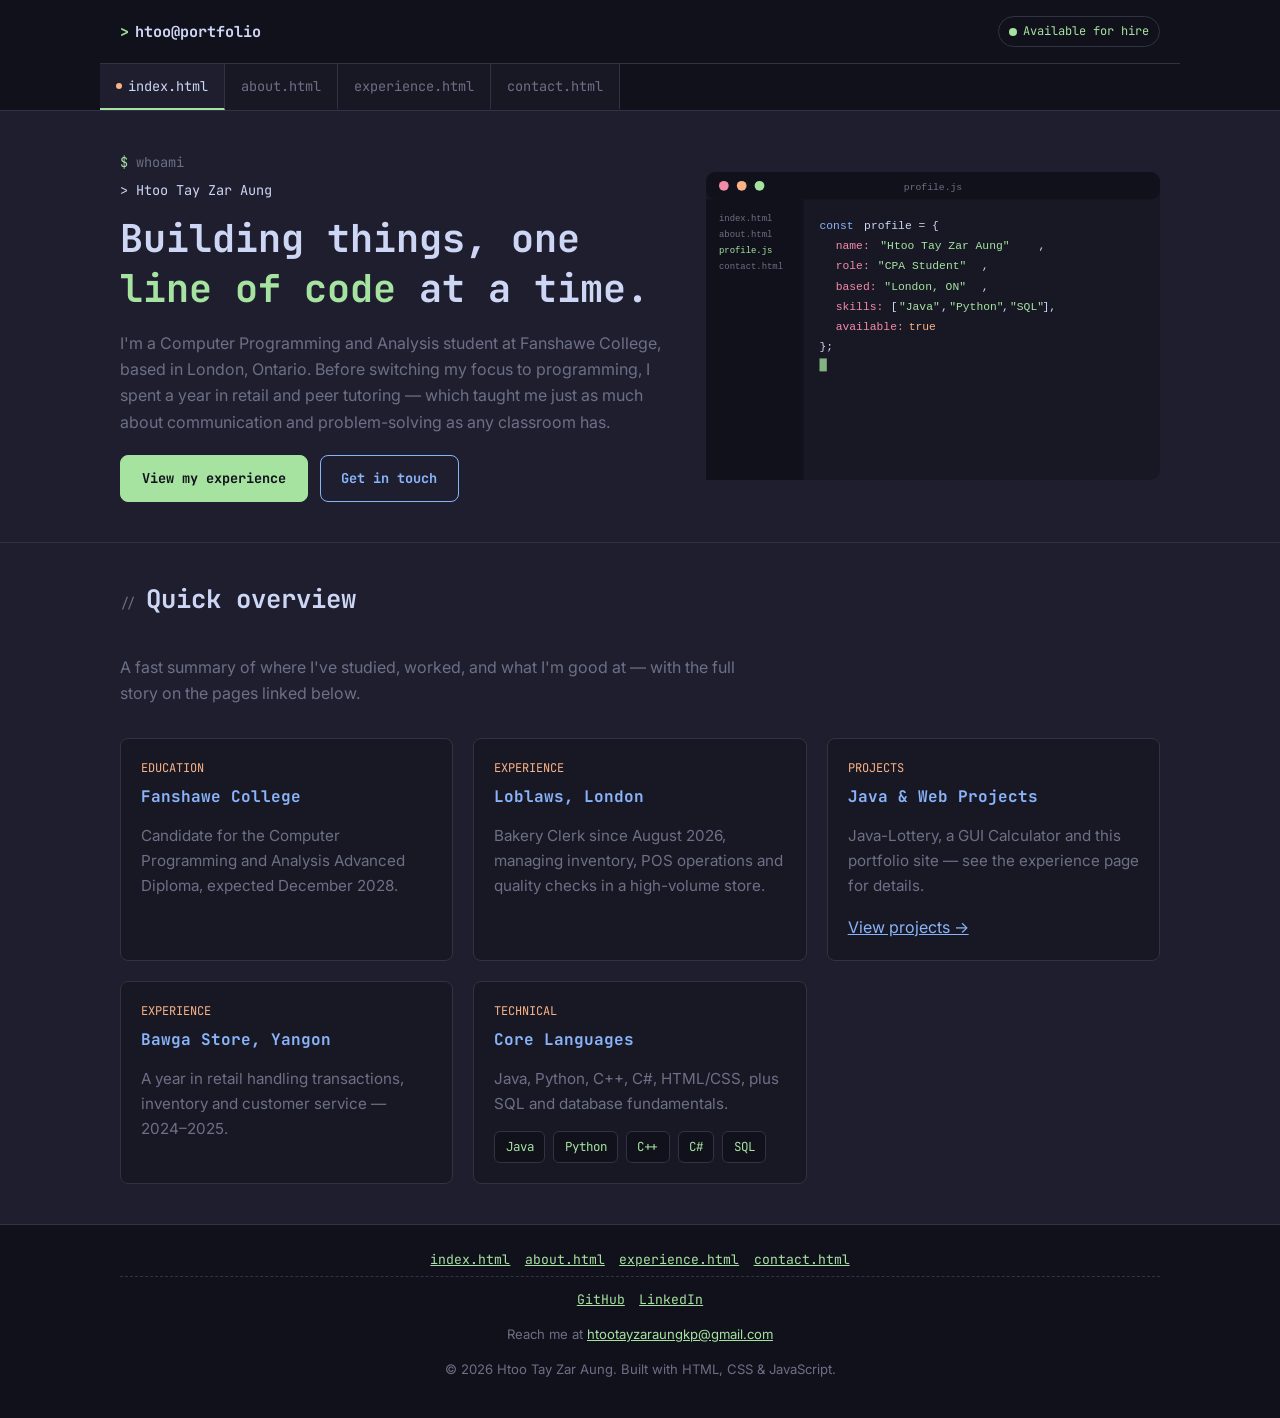
<file: index.html>
<!DOCTYPE html>
<html lang="en">
<head>
  <meta charset="UTF-8">
  <meta name="viewport" content="width=device-width, initial-scale=1.0">
  <title>Htoo Tay Zar Aung | Portfolio</title>
  <meta name="description" content="Portfolio of Htoo Tay Zar Aung, Computer Programming and Analysis student at Fanshawe College.">
  <link rel="stylesheet" href="css/styles.css">
  <link rel="preconnect" href="https://fonts.googleapis.com">
  <link href="https://fonts.googleapis.com/css2?family=JetBrains+Mono:wght@400;700&family=Inter:wght@400;500;600&display=swap" rel="stylesheet">
  <script defer src="https://cloud.umami.is/script.js" data-website-id="542bc57d-7754-45d8-badf-55ab354bcbd3"></script>
</head>
<body>
  <a class="skip-link" href="#main">Skip to main content</a>

  <header class="site-header">
    <div class="container brand-row">
      <a class="logo" href="index.html">
        <span class="prompt">&gt;</span><span class="name">htoo@portfolio</span>
      </a>
      <span class="availability-pill"><span class="dot"></span>Available for hire</span>
    </div>
    <nav class="main-nav" aria-label="Primary">
      <div class="container" style="padding-inline:0;">
        <ul>
          <li><a href="index.html" aria-current="page"><span class="tab-dot" aria-hidden="true"></span>index.html</a></li>
          <li><a href="about.html">about.html</a></li>
          <li><a href="experience.html">experience.html</a></li>
          <li><a href="contact.html">contact.html</a></li>
        </ul>
      </div>
    </nav>
  </header>

  <main id="main">
    <section class="hero">
      <div class="container">
        <div class="hero-copy">
          <p class="terminal-line"><span class="prompt">$</span>whoami</p>
          <p class="terminal-line"><span class="output">&gt; Htoo Tay Zar Aung</span></p>
          <h1>Building things, one <span class="accent">line of code</span> at a time.</h1>
          <p>I'm a Computer Programming and Analysis student at Fanshawe College, based in London, Ontario. Before switching my focus to programming, I spent a year in retail and peer tutoring — which taught me just as much about communication and problem-solving as any classroom has.</p>
          <div class="button-row">
            <a class="button" href="experience.html">View my experience</a>
            <a class="button secondary" href="contact.html">Get in touch</a>
          </div>
        </div>
        <img src="images/hero-editor.svg" alt="Illustration of a code editor window showing a JavaScript profile object with the author's name, role, location and skills" width="560" height="380">
      </div>
    </section>

    <section class="section">
      <div class="container">
        <div class="section-heading">
          <span class="comment">//</span>
          <h2>Quick overview</h2>
        </div>
        <p class="lede">A fast summary of where I've studied, worked, and what I'm good at — with the full story on the pages linked below.</p>

        <div class="card-grid">
          <article class="card">
            <span class="meta">EDUCATION</span>
            <h3>Fanshawe College</h3>
            <p>Candidate for the Computer Programming and Analysis Advanced Diploma, expected December 2028.</p>
          </article>

          <article class="card">
            <span class="meta">EXPERIENCE</span>
            <h3>Loblaws, London</h3>
            <p>Bakery Clerk since August 2026, managing inventory, POS operations and quality checks in a high-volume store.</p>
          </article>

          <article class="card">
            <span class="meta">PROJECTS</span>
            <h3>Java &amp; Web Projects</h3>
            <p>Java-Lottery, a GUI Calculator and this portfolio site — see the experience page for details.</p>
            <a href="experience.html">View projects →</a>
          </article>

          <article class="card">
            <span class="meta">EXPERIENCE</span>
            <h3>Bawga Store, Yangon</h3>
            <p>A year in retail handling transactions, inventory and customer service — 2024–2025.</p>
          </article>

          <article class="card">
            <span class="meta">TECHNICAL</span>
            <h3>Core Languages</h3>
            <p>Java, Python, C++, C#, HTML/CSS, plus SQL and database fundamentals.</p>
            <div class="badge-row">
              <span class="badge">Java</span>
              <span class="badge">Python</span>
              <span class="badge">C++</span>
              <span class="badge">C#</span>
              <span class="badge">SQL</span>
            </div>
          </article>
        </div>
      </div>
    </section>
  </main>

  <footer class="site-footer">
    <div class="container">
      <ul class="footer-nav">
        <li><a href="index.html">index.html</a></li>
        <li><a href="about.html">about.html</a></li>
        <li><a href="experience.html">experience.html</a></li>
        <li><a href="contact.html">contact.html</a></li>
      </ul>
      <ul class="footer-nav">
        <li><a href="https://github.com/Jamedod" target="_blank" rel="noopener noreferrer">GitHub</a></li>
        <li><a href="https://www.linkedin.com/in/jame-dod-7391b43a3/" target="_blank" rel="noopener noreferrer">LinkedIn</a></li>
      </ul>
      <p>Reach me at <a href="mailto:htootayzaraungkp@gmail.com">htootayzaraungkp@gmail.com</a></p>
      <p>&copy; 2026 Htoo Tay Zar Aung. Built with HTML, CSS &amp; JavaScript.</p>
    </div>
  </footer>
</body>
</html>
</file>
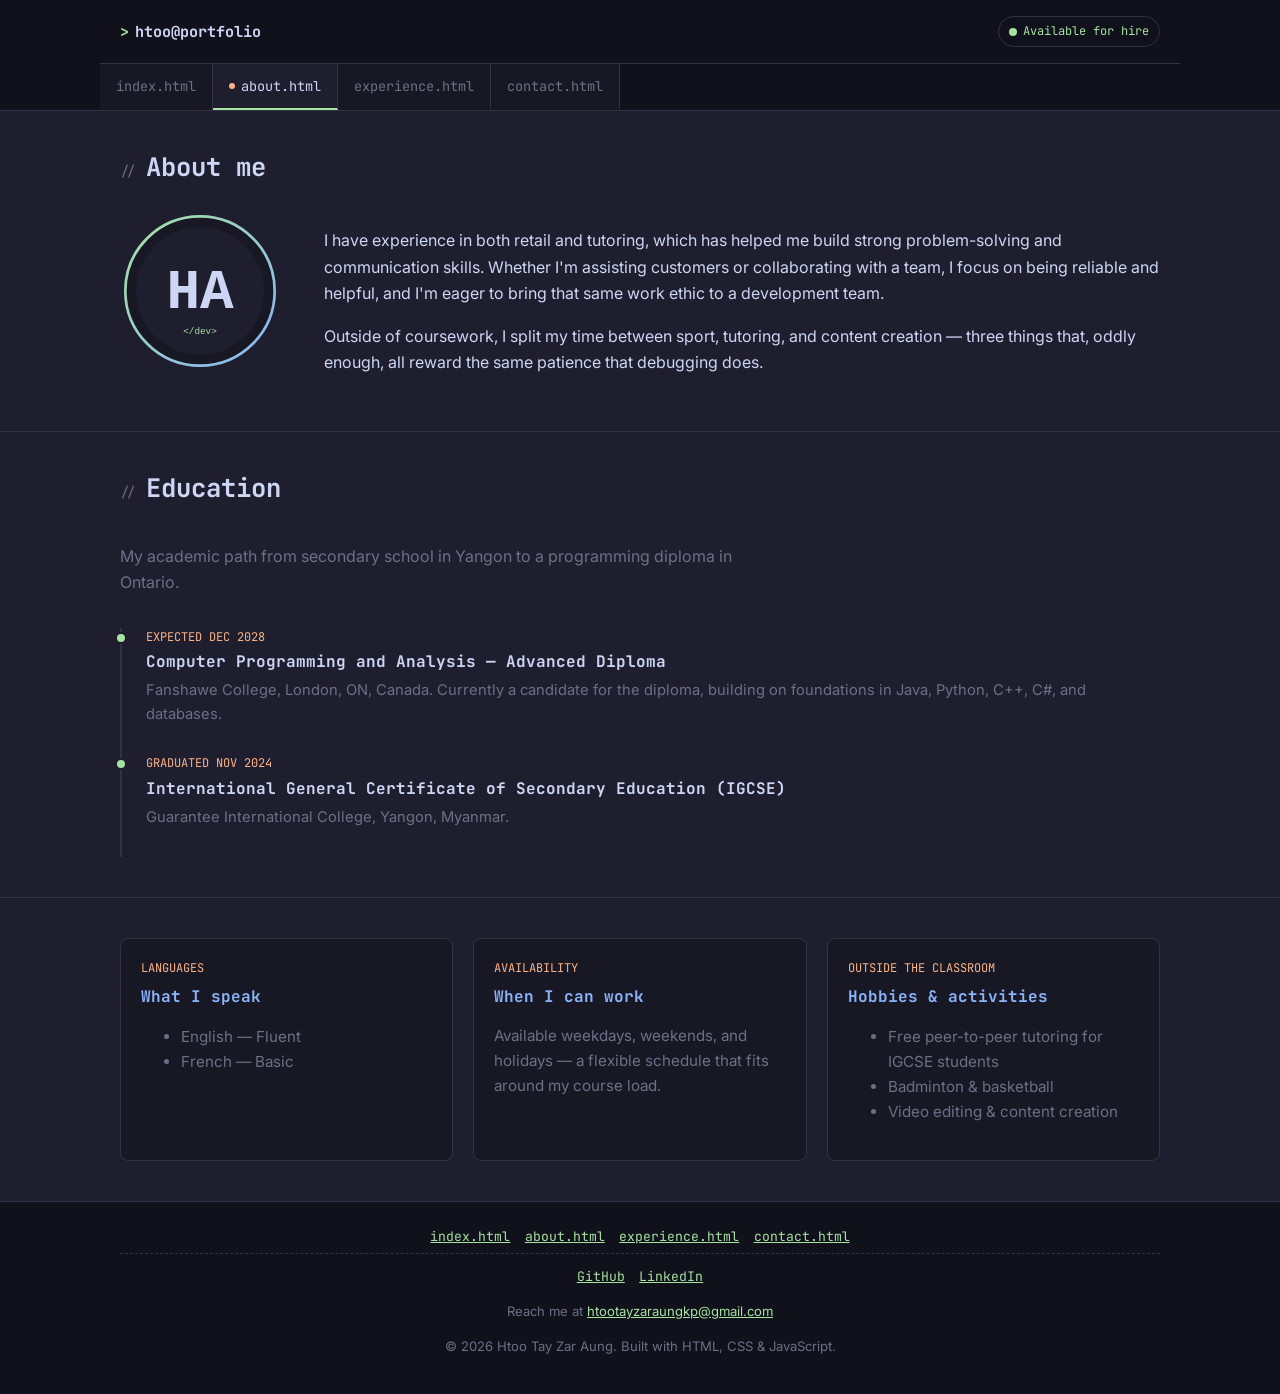
<file: about.html>
<!DOCTYPE html>
<html lang="en">
<head>
  <meta charset="UTF-8">
  <meta name="viewport" content="width=device-width, initial-scale=1.0">
  <title>About | Htoo Tay Zar Aung</title>
  <meta name="description" content="About Htoo Tay Zar Aung — education, languages, and hobbies.">
  <link rel="stylesheet" href="css/styles.css">
  <link rel="preconnect" href="https://fonts.googleapis.com">
  <link href="https://fonts.googleapis.com/css2?family=JetBrains+Mono:wght@400;700&family=Inter:wght@400;500;600&display=swap" rel="stylesheet">
  <script defer src="https://cloud.umami.is/script.js" data-website-id="542bc57d-7754-45d8-badf-55ab354bcbd3"></script>
</head>
<body>
  <a class="skip-link" href="#main">Skip to main content</a>

  <header class="site-header">
    <div class="container brand-row">
      <a class="logo" href="index.html">
        <span class="prompt">&gt;</span><span class="name">htoo@portfolio</span>
      </a>
      <span class="availability-pill"><span class="dot"></span>Available for hire</span>
    </div>
    <nav class="main-nav" aria-label="Primary">
      <div class="container" style="padding-inline:0;">
        <ul>
          <li><a href="index.html">index.html</a></li>
          <li><a href="about.html" aria-current="page"><span class="tab-dot" aria-hidden="true"></span>about.html</a></li>
          <li><a href="experience.html">experience.html</a></li>
          <li><a href="contact.html">contact.html</a></li>
        </ul>
      </div>
    </nav>
  </header>

  <main id="main">
    <section class="section" style="border-top:none;">
      <div class="container">
        <div class="section-heading">
          <span class="comment">//</span>
          <h2>About me</h2>
        </div>

        <div class="profile-row">
          <div class="avatar-wrap">
            <img src="images/avatar.svg" alt="Monogram avatar with the initials H and A" width="160" height="160">
          </div>
          <div>
            <p>I have experience in both retail and tutoring, which has helped me build strong problem-solving and communication skills. Whether I'm assisting customers or collaborating with a team, I focus on being reliable and helpful, and I'm eager to bring that same work ethic to a development team.</p>
            <p>Outside of coursework, I split my time between sport, tutoring, and content creation — three things that, oddly enough, all reward the same patience that debugging does.</p>
          </div>
        </div>
      </div>
    </section>

    <section class="section">
      <div class="container">
        <div class="section-heading">
          <span class="comment">//</span>
          <h2>Education</h2>
        </div>
        <p class="lede">My academic path from secondary school in Yangon to a programming diploma in Ontario.</p>

        <ol class="timeline">
          <li>
            <span class="year">EXPECTED DEC 2028</span>
            <h3>Computer Programming and Analysis — Advanced Diploma</h3>
            <p>Fanshawe College, London, ON, Canada. Currently a candidate for the diploma, building on foundations in Java, Python, C++, C#, and databases.</p>
          </li>
          <li>
            <span class="year">GRADUATED NOV 2024</span>
            <h3>International General Certificate of Secondary Education (IGCSE)</h3>
            <p>Guarantee International College, Yangon, Myanmar.</p>
          </li>
        </ol>
      </div>
    </section>

    <section class="section">
      <div class="container">
        <div class="card-grid">
          <article class="card">
            <span class="meta">LANGUAGES</span>
            <h3>What I speak</h3>
            <ul>
              <li>English — Fluent</li>
              <li>French — Basic</li>
            </ul>
          </article>

          <article class="card">
            <span class="meta">AVAILABILITY</span>
            <h3>When I can work</h3>
            <p>Available weekdays, weekends, and holidays — a flexible schedule that fits around my course load.</p>
          </article>

          <article class="card">
            <span class="meta">OUTSIDE THE CLASSROOM</span>
            <h3>Hobbies &amp; activities</h3>
            <ul>
              <li>Free peer-to-peer tutoring for IGCSE students</li>
              <li>Badminton &amp; basketball</li>
              <li>Video editing &amp; content creation</li>
            </ul>
          </article>
        </div>
      </div>
    </section>
  </main>

  <footer class="site-footer">
    <div class="container">
      <ul class="footer-nav">
        <li><a href="index.html">index.html</a></li>
        <li><a href="about.html">about.html</a></li>
        <li><a href="experience.html">experience.html</a></li>
        <li><a href="contact.html">contact.html</a></li>
      </ul>
      <ul class="footer-nav">
        <li><a href="https://github.com/Jamedod" target="_blank" rel="noopener noreferrer">GitHub</a></li>
        <li><a href="https://www.linkedin.com/in/jame-dod-7391b43a3/" target="_blank" rel="noopener noreferrer">LinkedIn</a></li>
      </ul>
      <p>Reach me at <a href="mailto:htootayzaraungkp@gmail.com">htootayzaraungkp@gmail.com</a></p>
      <p>&copy; 2026 Htoo Tay Zar Aung. Built with HTML, CSS &amp; JavaScript.</p>
    </div>
  </footer>
</body>
</html>
</file>
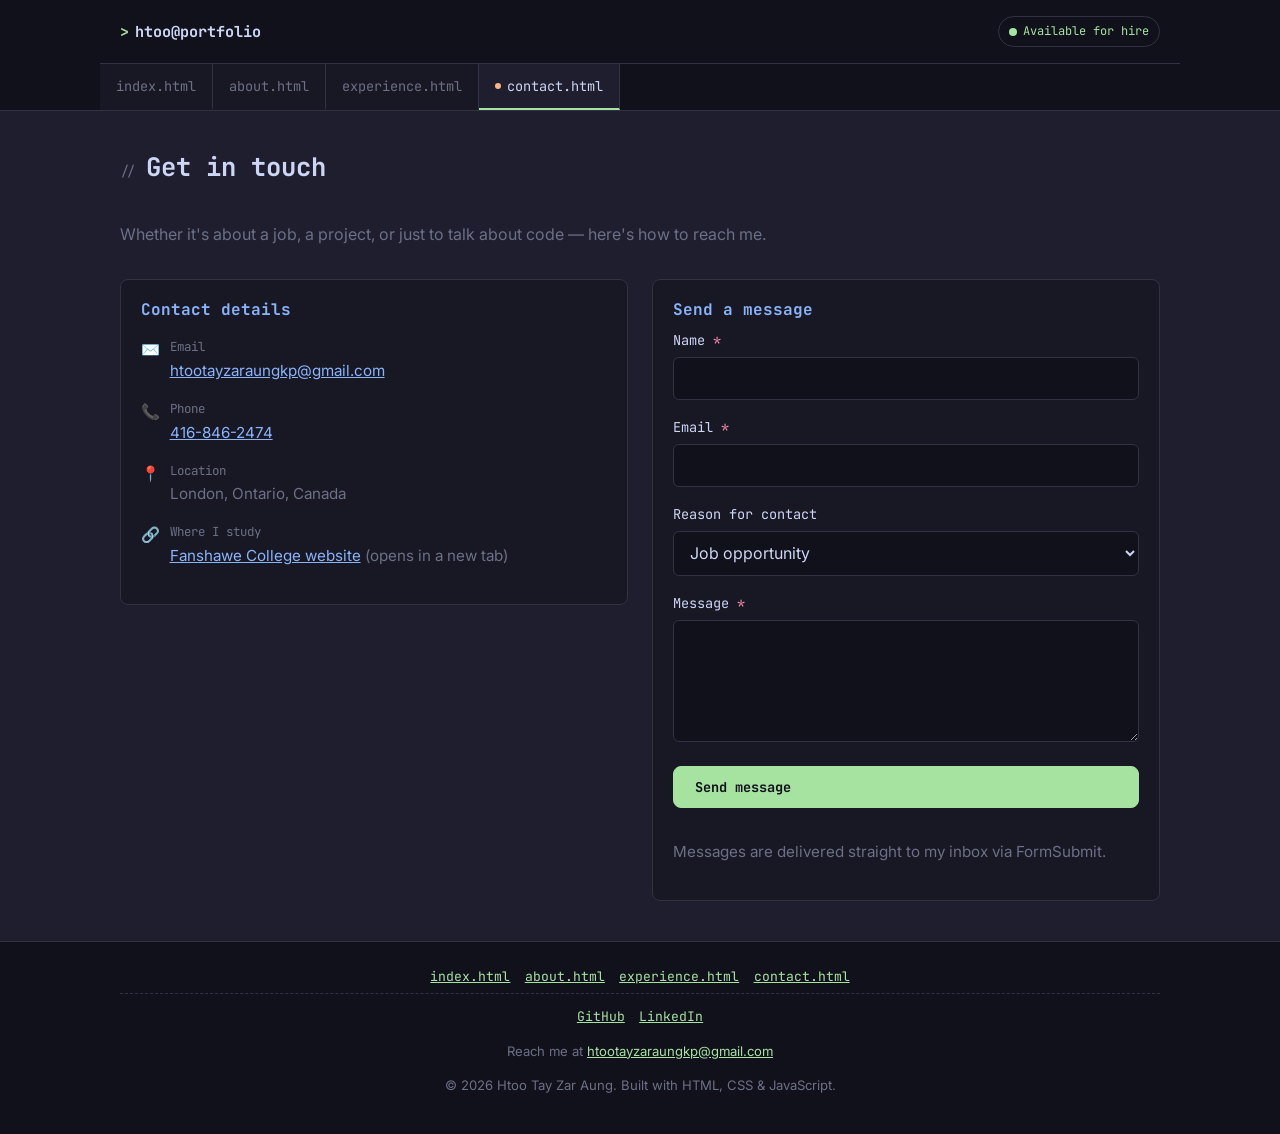
<file: contact.html>
<!DOCTYPE html>
<html lang="en">
<head>
  <meta charset="UTF-8">
  <meta name="viewport" content="width=device-width, initial-scale=1.0">
  <title>Contact | Htoo Tay Zar Aung</title>
  <meta name="description" content="Get in touch with Htoo Tay Zar Aung.">
  <link rel="stylesheet" href="css/styles.css">
  <link rel="preconnect" href="https://fonts.googleapis.com">
  <link href="https://fonts.googleapis.com/css2?family=JetBrains+Mono:wght@400;700&family=Inter:wght@400;500;600&display=swap" rel="stylesheet">
  <script defer src="https://cloud.umami.is/script.js" data-website-id="542bc57d-7754-45d8-badf-55ab354bcbd3"></script>
</head>
<body>
  <a class="skip-link" href="#main">Skip to main content</a>

  <header class="site-header">
    <div class="container brand-row">
      <a class="logo" href="index.html">
        <span class="prompt">&gt;</span><span class="name">htoo@portfolio</span>
      </a>
      <span class="availability-pill"><span class="dot"></span>Available for hire</span>
    </div>
    <nav class="main-nav" aria-label="Primary">
      <div class="container" style="padding-inline:0;">
        <ul>
          <li><a href="index.html">index.html</a></li>
          <li><a href="about.html">about.html</a></li>
          <li><a href="experience.html">experience.html</a></li>
          <li><a href="contact.html" aria-current="page"><span class="tab-dot" aria-hidden="true"></span>contact.html</a></li>
        </ul>
      </div>
    </nav>
  </header>

  <main id="main">
    <section class="section" style="border-top:none;">
      <div class="container">
        <div class="section-heading">
          <span class="comment">//</span>
          <h2>Get in touch</h2>
        </div>
        <p class="lede">Whether it's about a job, a project, or just to talk about code — here's how to reach me.</p>

        <p id="sent-banner" class="card" style="display:none; border-color: var(--green); color: var(--green);">Thanks — your message was sent. I'll get back to you soon.</p>

        <div class="contact-grid">
          <div class="card">
            <h3>Contact details</h3>
            <ul class="contact-list">
              <li>
                <span aria-hidden="true">✉️</span>
                <span><span class="label">Email</span><a href="mailto:htootayzaraungkp@gmail.com">htootayzaraungkp@gmail.com</a></span>
              </li>
              <li>
                <span aria-hidden="true">📞</span>
                <span><span class="label">Phone</span><a href="tel:+14168462474">416-846-2474</a></span>
              </li>
              <li>
                <span aria-hidden="true">📍</span>
                <span><span class="label">Location</span>London, Ontario, Canada</span>
              </li>
              <li>
                <span aria-hidden="true">🔗</span>
                <span><span class="label">Where I study</span><a href="https://www.fanshawec.ca" target="_blank" rel="noopener noreferrer">Fanshawe College website</a> (opens in a new tab)</span>
              </li>
            </ul>
          </div>

          <div class="card">
            <h3>Send a message</h3>
            <form action="https://formsubmit.co/htootayzaraungkp@gmail.com" method="POST">
              <input type="hidden" name="_subject" value="New message from your portfolio site">
              <input type="hidden" name="_captcha" value="false">
              <input type="hidden" name="_next" value="https://jamedod.github.io/contact.html?sent=true">
              <input type="text" name="_honey" style="display:none" tabindex="-1" autocomplete="off">

              <div>
                <label for="name">Name <span class="required" aria-hidden="true">*</span></label>
                <input type="text" id="name" name="name" required autocomplete="name">
              </div>
              <div>
                <label for="email">Email <span class="required" aria-hidden="true">*</span></label>
                <input type="email" id="email" name="email" required autocomplete="email">
              </div>
              <div>
                <label for="reason">Reason for contact</label>
                <select id="reason" name="reason">
                  <option value="job">Job opportunity</option>
                  <option value="tutoring">Tutoring</option>
                  <option value="project">Project collaboration</option>
                  <option value="other">Something else</option>
                </select>
              </div>
              <div>
                <label for="message">Message <span class="required" aria-hidden="true">*</span></label>
                <textarea id="message" name="message" rows="5" required></textarea>
              </div>
              <button type="submit" class="button">Send message</button>
              <p class="form-note">Messages are delivered straight to my inbox via FormSubmit.</p>
            </form>
          </div>
        </div>
      </div>
    </section>
  </main>

  <footer class="site-footer">
    <div class="container">
      <ul class="footer-nav">
        <li><a href="index.html">index.html</a></li>
        <li><a href="about.html">about.html</a></li>
        <li><a href="experience.html">experience.html</a></li>
        <li><a href="contact.html">contact.html</a></li>
      </ul>
      <ul class="footer-nav">
        <li><a href="https://github.com/Jamedod" target="_blank" rel="noopener noreferrer">GitHub</a></li>
        <li><a href="https://www.linkedin.com/in/jame-dod-7391b43a3/" target="_blank" rel="noopener noreferrer">LinkedIn</a></li>
      </ul>
      <p>Reach me at <a href="mailto:htootayzaraungkp@gmail.com">htootayzaraungkp@gmail.com</a></p>
      <p>&copy; 2026 Htoo Tay Zar Aung. Built with HTML, CSS &amp; JavaScript.</p>
    </div>
  </footer>

  <script>
    if (new URLSearchParams(window.location.search).get('sent') === 'true') {
      document.getElementById('sent-banner').style.display = 'block';
    }
  </script>
</body>
</html>
</file>
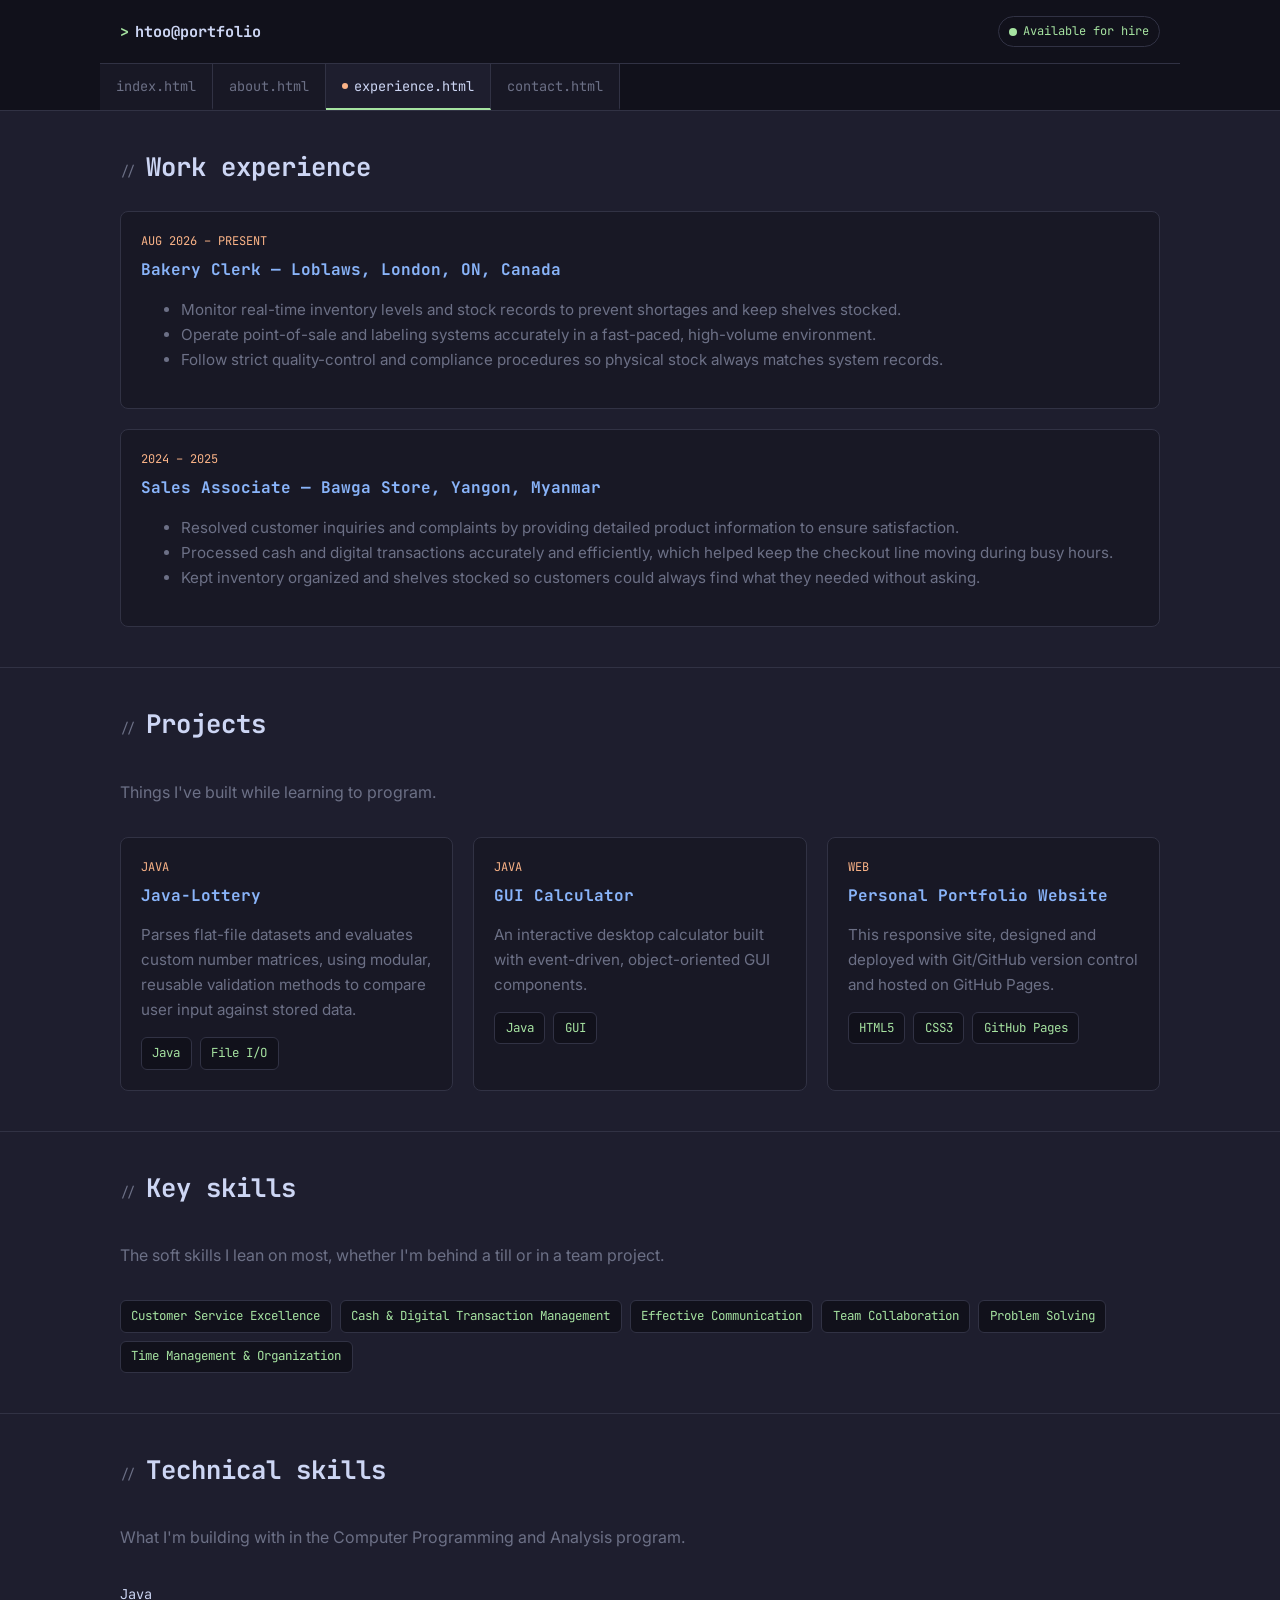
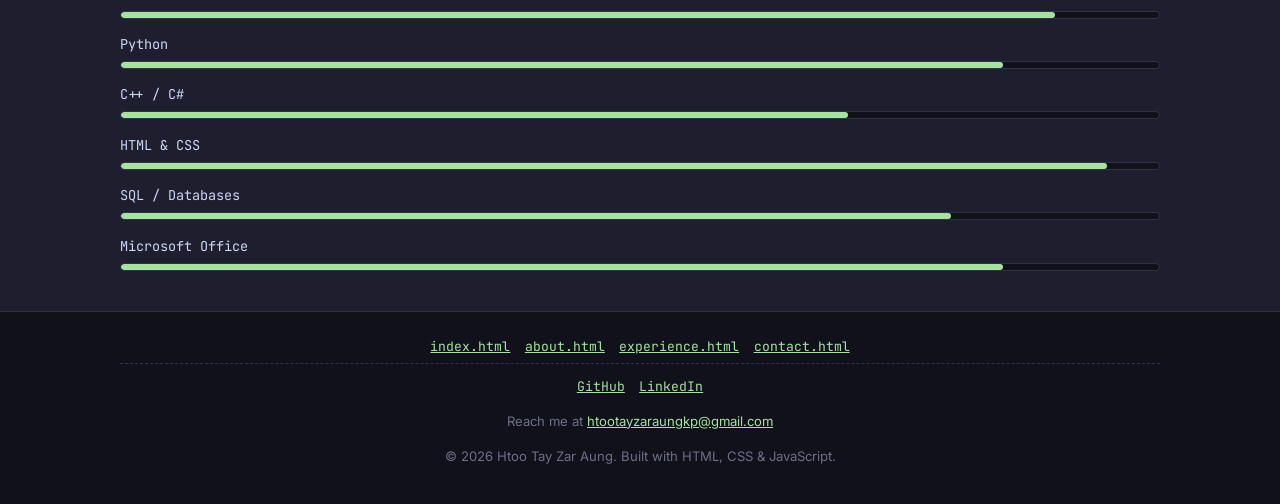
<file: experience.html>
<!DOCTYPE html>
<html lang="en">
<head>
  <meta charset="UTF-8">
  <meta name="viewport" content="width=device-width, initial-scale=1.0">
  <title>Experience &amp; Skills | Htoo Tay Zar Aung</title>
  <meta name="description" content="Work experience, projects, key skills, and technical skills of Htoo Tay Zar Aung.">
  <link rel="stylesheet" href="css/styles.css">
  <link rel="preconnect" href="https://fonts.googleapis.com">
  <link href="https://fonts.googleapis.com/css2?family=JetBrains+Mono:wght@400;700&family=Inter:wght@400;500;600&display=swap" rel="stylesheet">
  <script defer src="https://cloud.umami.is/script.js" data-website-id="542bc57d-7754-45d8-badf-55ab354bcbd3"></script>
</head>
<body>
  <a class="skip-link" href="#main">Skip to main content</a>

  <header class="site-header">
    <div class="container brand-row">
      <a class="logo" href="index.html">
        <span class="prompt">&gt;</span><span class="name">htoo@portfolio</span>
      </a>
      <span class="availability-pill"><span class="dot"></span>Available for hire</span>
    </div>
    <nav class="main-nav" aria-label="Primary">
      <div class="container" style="padding-inline:0;">
        <ul>
          <li><a href="index.html">index.html</a></li>
          <li><a href="about.html">about.html</a></li>
          <li><a href="experience.html" aria-current="page"><span class="tab-dot" aria-hidden="true"></span>experience.html</a></li>
          <li><a href="contact.html">contact.html</a></li>
        </ul>
      </div>
    </nav>
  </header>

  <main id="main">
    <section class="section" style="border-top:none;">
      <div class="container">
        <div class="section-heading">
          <span class="comment">//</span>
          <h2>Work experience</h2>
        </div>

        <article class="card" style="margin-bottom:1.25rem;">
          <span class="meta">AUG 2026 – PRESENT</span>
          <h3>Bakery Clerk — Loblaws, London, ON, Canada</h3>
          <ul>
            <li>Monitor real-time inventory levels and stock records to prevent shortages and keep shelves stocked.</li>
            <li>Operate point-of-sale and labeling systems accurately in a fast-paced, high-volume environment.</li>
            <li>Follow strict quality-control and compliance procedures so physical stock always matches system records.</li>
          </ul>
        </article>

        <article class="card">
          <span class="meta">2024 – 2025</span>
          <h3>Sales Associate — Bawga Store, Yangon, Myanmar</h3>
          <ul>
            <li>Resolved customer inquiries and complaints by providing detailed product information to ensure satisfaction.</li>
            <li>Processed cash and digital transactions accurately and efficiently, which helped keep the checkout line moving during busy hours.</li>
            <li>Kept inventory organized and shelves stocked so customers could always find what they needed without asking.</li>
          </ul>
        </article>
      </div>
    </section>

    <section class="section">
      <div class="container">
        <div class="section-heading">
          <span class="comment">//</span>
          <h2>Projects</h2>
        </div>
        <p class="lede">Things I've built while learning to program.</p>

        <div class="card-grid">
          <article class="card">
            <span class="meta">JAVA</span>
            <h3>Java-Lottery</h3>
            <p>Parses flat-file datasets and evaluates custom number matrices, using modular, reusable validation methods to compare user input against stored data.</p>
            <div class="badge-row"><span class="badge">Java</span><span class="badge">File I/O</span></div>
          </article>

          <article class="card">
            <span class="meta">JAVA</span>
            <h3>GUI Calculator</h3>
            <p>An interactive desktop calculator built with event-driven, object-oriented GUI components.</p>
            <div class="badge-row"><span class="badge">Java</span><span class="badge">GUI</span></div>
          </article>

          <article class="card">
            <span class="meta">WEB</span>
            <h3>Personal Portfolio Website</h3>
            <p>This responsive site, designed and deployed with Git/GitHub version control and hosted on GitHub Pages.</p>
            <div class="badge-row"><span class="badge">HTML5</span><span class="badge">CSS3</span><span class="badge">GitHub Pages</span></div>
          </article>
        </div>
      </div>
    </section>

    <section class="section">
      <div class="container">
        <div class="section-heading">
          <span class="comment">//</span>
          <h2>Key skills</h2>
        </div>
        <p class="lede">The soft skills I lean on most, whether I'm behind a till or in a team project.</p>

        <div class="badge-row">
          <span class="badge">Customer Service Excellence</span>
          <span class="badge">Cash &amp; Digital Transaction Management</span>
          <span class="badge">Effective Communication</span>
          <span class="badge">Team Collaboration</span>
          <span class="badge">Problem Solving</span>
          <span class="badge">Time Management &amp; Organization</span>
        </div>
      </div>
    </section>

    <section class="section">
      <div class="container">
        <div class="section-heading">
          <span class="comment">//</span>
          <h2>Technical skills</h2>
        </div>
        <p class="lede">What I'm building with in the Computer Programming and Analysis program.</p>

        <ul class="skill-list">
          <li>
            <span class="skill-name"><span>Java</span></span>
            <div class="skill-track"><div class="skill-fill" style="width:90%"></div></div>
          </li>
          <li>
            <span class="skill-name"><span>Python</span></span>
            <div class="skill-track"><div class="skill-fill" style="width:85%"></div></div>
          </li>
          <li>
            <span class="skill-name"><span>C++ / C#</span></span>
            <div class="skill-track"><div class="skill-fill" style="width:70%"></div></div>
          </li>
          <li>
            <span class="skill-name"><span>HTML &amp; CSS</span></span>
            <div class="skill-track"><div class="skill-fill" style="width:95%"></div></div>
          </li>
          <li>
            <span class="skill-name"><span>SQL / Databases</span></span>
            <div class="skill-track"><div class="skill-fill" style="width:80%"></div></div>
          </li>
          <li>
            <span class="skill-name"><span>Microsoft Office</span></span>
            <div class="skill-track"><div class="skill-fill" style="width:85%"></div></div>
          </li>
        </ul>
      </div>
    </section>
  </main>

  <footer class="site-footer">
    <div class="container">
      <ul class="footer-nav">
        <li><a href="index.html">index.html</a></li>
        <li><a href="about.html">about.html</a></li>
        <li><a href="experience.html">experience.html</a></li>
        <li><a href="contact.html">contact.html</a></li>
      </ul>
      <ul class="footer-nav">
        <li><a href="https://github.com/Jamedod" target="_blank" rel="noopener noreferrer">GitHub</a></li>
        <li><a href="https://www.linkedin.com/in/jame-dod-7391b43a3/" target="_blank" rel="noopener noreferrer">LinkedIn</a></li>
      </ul>
      <p>Reach me at <a href="mailto:htootayzaraungkp@gmail.com">htootayzaraungkp@gmail.com</a></p>
      <p>&copy; 2026 Htoo Tay Zar Aung. Built with HTML, CSS &amp; JavaScript.</p>
    </div>
  </footer>
</body>
</html>
</file>
<file: css/styles.css>
/* ==========================================================================
   Htoo Tay Zar Aung — Portfolio
   Single external stylesheet. Mobile-first: base rules target small
   screens, then min-width media queries layer on tablet (425px) and
   desktop (768px) adjustments.
   ========================================================================== */

/* -------------------- Design tokens -------------------- */
:root {
  --bg: #1e1e2e;
  --bg-alt: #181825;
  --bg-panel: #11111b;
  --border: #313244;
  --text: #cdd6f4;
  --text-muted: #6c7086;

  --green: #a6e3a1;
  --blue: #89b4fa;
  --peach: #fab387;
  --pink: #f38ba8;

  --font-mono: "JetBrains Mono", "Courier New", monospace;
  --font-body: "Inter", "Segoe UI", sans-serif;

  --radius: 8px;
  --max-width: 1080px;
}

/* -------------------- Reset & base -------------------- */
*,
*::before,
*::after {
  box-sizing: border-box;
}

body {
  margin: 0;
  background-color: var(--bg);
  color: var(--text);
  font-family: var(--font-body);
  font-size: 1rem;
  line-height: 1.65;
}

img {
  max-width: 100%;
  height: auto;
  display: block;
}

h1, h2, h3 {
  font-family: var(--font-mono);
  line-height: 1.3;
  margin-top: 0;
  font-weight: 700;
}

a {
  color: var(--blue);
}

a:hover,
a:focus {
  color: var(--green);
}

a:focus-visible,
button:focus-visible,
input:focus-visible,
textarea:focus-visible,
select:focus-visible {
  outline: 3px solid var(--peach);
  outline-offset: 2px;
}

.container {
  width: 100%;
  max-width: var(--max-width);
  margin-inline: auto;
  padding-inline: 1.25rem;
}

/* -------------------- Skip link -------------------- */
.skip-link {
  position: absolute;
  left: -999px;
  top: 0;
  background: var(--green);
  color: var(--bg-panel);
  padding: 0.75rem 1rem;
  z-index: 100;
  font-weight: 700;
  font-family: var(--font-mono);
  border-radius: 0 0 6px 0;
}

.skip-link:focus {
  left: 0;
}

/* -------------------- Header: editor tab nav -------------------- */
.site-header {
  background-color: var(--bg-panel);
  border-bottom: 1px solid var(--border);
}

.brand-row {
  display: flex;
  align-items: center;
  justify-content: space-between;
  padding-block: 0.85rem;
  flex-wrap: wrap;
  gap: 0.75rem;
}

.logo {
  display: flex;
  align-items: baseline;
  gap: 0.4rem;
  text-decoration: none;
  font-family: var(--font-mono);
  font-weight: 700;
  font-size: 0.95rem;
}

.logo .prompt {
  color: var(--green);
}

.logo .name {
  color: var(--text);
}

.availability-pill {
  display: inline-flex;
  align-items: center;
  gap: 0.4rem;
  font-family: var(--font-mono);
  font-size: 0.75rem;
  color: var(--green);
  border: 1px solid var(--border);
  padding: 0.3rem 0.6rem;
  border-radius: 999px;
}

.availability-pill .dot {
  width: 8px;
  height: 8px;
  border-radius: 50%;
  background-color: var(--green);
  flex-shrink: 0;
}

.main-nav ul {
  list-style: none;
  display: flex;
  flex-wrap: wrap;
  gap: 0;
  margin: 0;
  padding: 0;
  border-top: 1px solid var(--border);
}

.main-nav a {
  display: inline-flex;
  align-items: center;
  gap: 0.4rem;
  padding: 0.65rem 1rem;
  text-decoration: none;
  color: var(--text-muted);
  font-family: var(--font-mono);
  font-size: 0.85rem;
  border-right: 1px solid var(--border);
  border-bottom: 2px solid transparent;
  background-color: var(--bg-alt);
}

.main-nav a:hover,
.main-nav a:focus {
  color: var(--text);
}

.main-nav a[aria-current="page"] {
  color: var(--text);
  background-color: var(--bg);
  border-bottom-color: var(--green);
}

.main-nav a .tab-dot {
  width: 6px;
  height: 6px;
  border-radius: 50%;
  background-color: var(--peach);
}

/* -------------------- Hero -------------------- */
.hero {
  padding-block: 2.5rem;
}

.hero .container {
  display: grid;
  gap: 2rem;
  align-items: center;
}

.terminal-line {
  font-family: var(--font-mono);
  font-size: 0.85rem;
  color: var(--text-muted);
  margin: 0 0 0.4rem;
}

.terminal-line .prompt {
  color: var(--green);
  margin-right: 0.5rem;
}

.terminal-line .output {
  color: var(--text);
}

.hero-copy h1 {
  font-size: 1.7rem;
  margin: 0.75rem 0;
  color: var(--text);
}

.hero-copy h1 .accent {
  color: var(--green);
}

.hero-copy p {
  color: var(--text-muted);
  max-width: 55ch;
}

.button-row {
  display: flex;
  flex-wrap: wrap;
  gap: 0.75rem;
  margin-top: 1.25rem;
}

.button {
  display: inline-flex;
  align-items: center;
  gap: 0.4rem;
  padding: 0.7rem 1.3rem;
  background-color: var(--green);
  color: var(--bg-panel);
  font-weight: 700;
  font-family: var(--font-mono);
  font-size: 0.85rem;
  text-decoration: none;
  border-radius: var(--radius);
  border: 1px solid var(--green);
}

.button:hover,
.button:focus {
  background-color: transparent;
  color: var(--green);
}

.button.secondary {
  background-color: transparent;
  color: var(--blue);
  border-color: var(--blue);
}

.button.secondary:hover,
.button.secondary:focus {
  background-color: var(--blue);
  color: var(--bg-panel);
}

/* -------------------- Sections -------------------- */
.section {
  padding-block: 2.5rem;
  border-top: 1px solid var(--border);
}

.section-heading {
  display: flex;
  align-items: baseline;
  gap: 0.6rem;
  margin-bottom: 0.4rem;
}

.section-heading .comment {
  font-family: var(--font-mono);
  color: var(--text-muted);
  font-size: 0.85rem;
}

.section h2 {
  font-size: 1.3rem;
  color: var(--text);
}

.section .lede {
  color: var(--text-muted);
  max-width: 65ch;
  margin-bottom: 2rem;
}

/* -------------------- Cards / panels -------------------- */
.card-grid {
  display: grid;
  gap: 1.25rem;
  grid-template-columns: 1fr;
}

.card {
  background-color: var(--bg-alt);
  border: 1px solid var(--border);
  border-radius: var(--radius);
  padding: 1.25rem;
}

.card h3 {
  font-size: 1rem;
  color: var(--blue);
  margin-bottom: 0.5rem;
}

.card p,
.card li {
  color: var(--text-muted);
  font-size: 0.95rem;
}

.card .meta {
  font-family: var(--font-mono);
  font-size: 0.75rem;
  color: var(--peach);
  display: block;
  margin-bottom: 0.5rem;
}

/* -------------------- Badges (skills) -------------------- */
.badge-row {
  display: flex;
  flex-wrap: wrap;
  gap: 0.5rem;
  margin-top: 0.75rem;
}

.badge {
  font-family: var(--font-mono);
  font-size: 0.78rem;
  padding: 0.3rem 0.65rem;
  border-radius: 6px;
  background-color: var(--bg-panel);
  border: 1px solid var(--border);
  color: var(--green);
}

/* -------------------- About page: profile row -------------------- */
.profile-row {
  display: grid;
  gap: 1.5rem;
  align-items: start;
}

.avatar-wrap img {
  width: 160px;
  margin-inline: auto;
}

.list-clean {
  list-style: none;
  padding: 0;
  margin: 0;
}

.list-clean li {
  padding: 0.4rem 0;
  border-bottom: 1px dashed var(--border);
  color: var(--text-muted);
}

.list-clean li:last-child {
  border-bottom: none;
}

.list-clean strong {
  color: var(--text);
}

/* -------------------- Timeline (Education) -------------------- */
.timeline {
  list-style: none;
  margin: 0;
  padding: 0;
  border-left: 2px solid var(--border);
}

.timeline li {
  position: relative;
  padding: 0 0 1.75rem 1.5rem;
}

.timeline li::before {
  content: "";
  position: absolute;
  left: -7px;
  top: 4px;
  width: 12px;
  height: 12px;
  background-color: var(--green);
  border-radius: 50%;
  border: 2px solid var(--bg);
}

.timeline .year {
  font-family: var(--font-mono);
  font-size: 0.75rem;
  color: var(--peach);
  display: block;
  margin-bottom: 0.3rem;
}

.timeline h3 {
  font-size: 1rem;
  margin-bottom: 0.3rem;
  color: var(--text);
}

.timeline p {
  color: var(--text-muted);
  margin: 0;
  font-size: 0.92rem;
}

/* -------------------- Skill meter list (Experience page) -------------------- */
.skill-list {
  list-style: none;
  padding: 0;
  margin: 0;
  display: grid;
  gap: 0.9rem;
}

.skill-list li {
  display: grid;
  gap: 0.35rem;
}

.skill-name {
  display: flex;
  justify-content: space-between;
  font-family: var(--font-mono);
  font-size: 0.85rem;
  color: var(--text);
}

.skill-track {
  height: 8px;
  background-color: var(--bg-panel);
  border-radius: 999px;
  overflow: hidden;
  border: 1px solid var(--border);
}

.skill-fill {
  height: 100%;
  background-color: var(--green);
  border-radius: 999px;
}

/* -------------------- Contact -------------------- */
.contact-grid {
  display: grid;
  gap: 1.5rem;
}

.contact-list {
  list-style: none;
  padding: 0;
  margin: 1rem 0 0;
}

.contact-list li {
  margin-bottom: 1rem;
  display: flex;
  align-items: flex-start;
  gap: 0.6rem;
}

.contact-list .label {
  font-family: var(--font-mono);
  font-size: 0.78rem;
  color: var(--text-muted);
  display: block;
}

.contact-list a {
  word-break: break-word;
}

form {
  display: grid;
  gap: 1rem;
}

label {
  font-family: var(--font-mono);
  font-size: 0.85rem;
  display: block;
  margin-bottom: 0.35rem;
  color: var(--text);
}

input,
textarea,
select {
  width: 100%;
  padding: 0.65rem 0.75rem;
  background-color: var(--bg-panel);
  border: 1px solid var(--border);
  border-radius: 6px;
  color: var(--text);
  font-family: var(--font-body);
  font-size: 1rem;
}

input:focus,
textarea:focus,
select:focus {
  border-color: var(--blue);
}

.required {
  color: var(--pink);
}

.form-note {
  font-size: 0.82rem;
  color: var(--text-muted);
}

/* -------------------- Footer -------------------- */
.site-footer {
  background-color: var(--bg-panel);
  border-top: 1px solid var(--border);
  padding-block: 1.5rem;
  text-align: center;
  color: var(--text-muted);
  font-size: 0.82rem;
}

.site-footer a {
  color: var(--green);
}

.footer-nav {
  list-style: none;
  display: flex;
  justify-content: center;
  flex-wrap: wrap;
  gap: 0.9rem;
  padding: 0;
  margin: 0 0 0.75rem;
  font-family: var(--font-mono);
}

.footer-nav + .footer-nav {
  margin-top: -0.4rem;
  padding-top: 0.75rem;
  border-top: 1px dashed var(--border);
}

/* -------------------- Reduced motion -------------------- */
@media (prefers-reduced-motion: reduce) {
  * {
    animation-duration: 0.001ms !important;
    animation-iteration-count: 1 !important;
    transition-duration: 0.001ms !important;
  }
}

/* ==========================================================================
   TABLET — small screens and up (starts at 425px)
   ========================================================================== */
@media screen and (min-width: 425px) {
  .card-grid {
    grid-template-columns: repeat(2, 1fr);
  }

  .hero-copy h1 {
    font-size: 2rem;
  }

  .profile-row {
    grid-template-columns: 180px 1fr;
  }

  .avatar-wrap img {
    margin-inline: 0;
  }
}

/* ==========================================================================
   DESKTOP — larger screens (starts at 768px)
   ========================================================================== */
@media screen and (min-width: 768px) {
  .brand-row {
    padding-block: 1rem;
  }

  .hero .container {
    grid-template-columns: 1.1fr 0.9fr;
  }

  .hero-copy h1 {
    font-size: 2.4rem;
  }

  .card-grid {
    grid-template-columns: repeat(3, 1fr);
  }

  .contact-grid {
    grid-template-columns: 1fr 1fr;
    align-items: start;
  }

  .section h2 {
    font-size: 1.6rem;
  }
}
</file>
